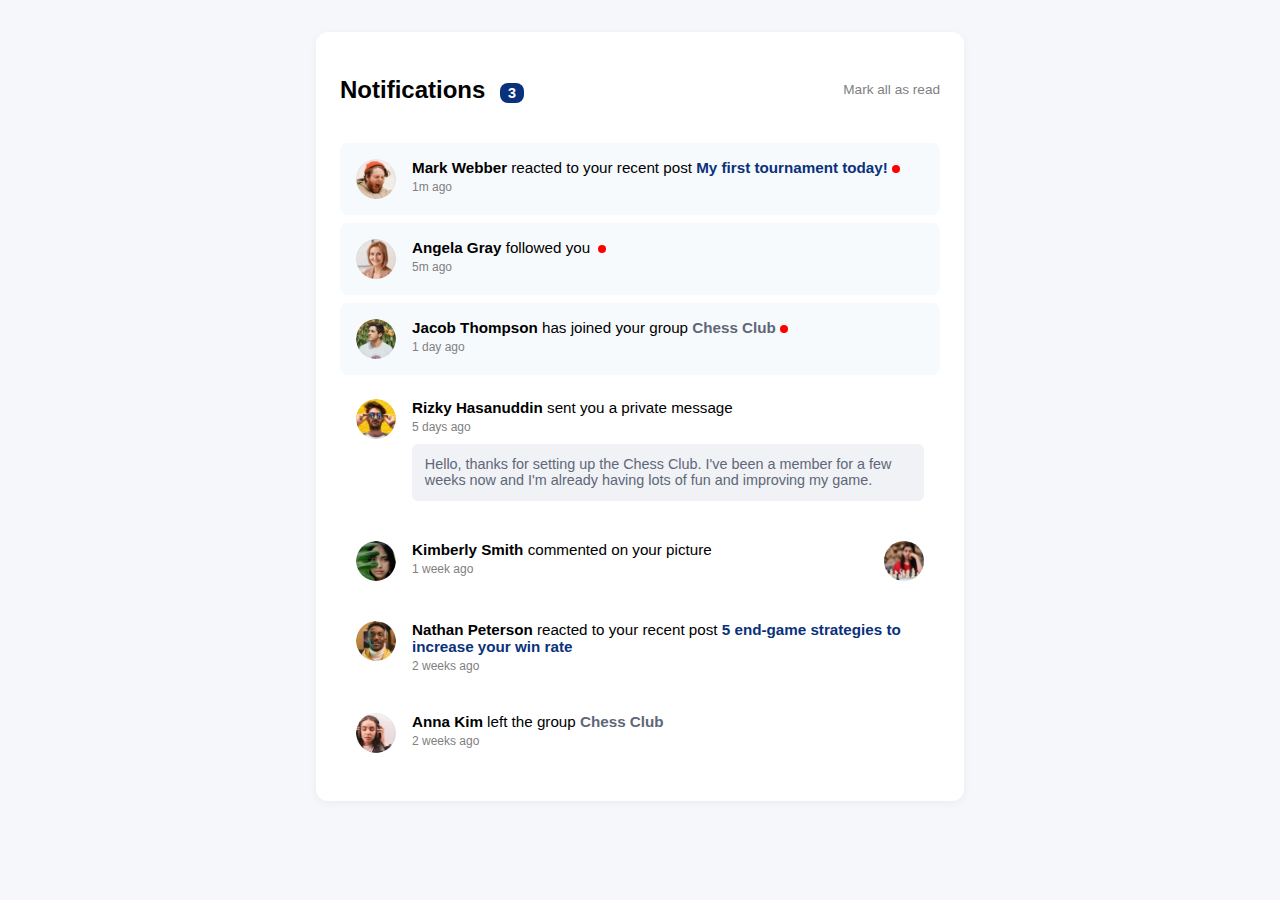
<file: 02-notifications-page-main/index.html>
<!DOCTYPE html>
<html lang="en">
  <head>
    <meta charset="UTF-8" />
    <meta name="viewport" content="width=device-width, initial-scale=1.0" />
    <title>Document</title>
    <link rel="stylesheet" href="style.css" />
  </head>
  <body>
    <div class="notifications-container">
      <div class="header">
        <h2>Notifications <span class="count">3</span></h2>
        <a href="#" class="mark-read">Mark all as read</a>
      </div>

      <ul class="notifications-list">
        <li class="notification unread">
          <img src="avatar-mark-webber.webp" alt="Mark Webber" />
          <div class="content">
            <p>
              <strong>Mark Webber</strong> reacted to your recent post
              <a href="#">My first tournament today!</a
              ><span class="dot"></span>
            </p>
            <span class="time">1m ago</span>
          </div>
        </li>

        <li class="notification unread">
          <img src="avatar-angela-gray.webp" alt="Angela Gray" />
          <div class="content">
            <p>
              <strong>Angela Gray</strong> followed you
              <span class="dot"></span>
            </p>
            <span class="time">5m ago</span>
          </div>
        </li>

        <li class="notification unread">
          <img src="avatar-jacob-thompson.webp" alt="Jacob Thompson" />
          <div class="content">
            <p>
              <strong>Jacob Thompson</strong> has joined your group
              <a href="#" class="group-name">Chess Club</a
              ><span class="dot"></span>
            </p>
            <span class="time">1 day ago</span>
          </div>
        </li>

        <li class="notification">
          <img src="avatar-rizky-hasanuddin.webp" alt="Rizky Hasanuddin" />
          <div class="content">
            <p><strong>Rizky Hasanuddin</strong> sent you a private message</p>
            <span class="time">5 days ago</span>
            <div class="message-preview">
              Hello, thanks for setting up the Chess Club. I've been a member
              for a few weeks now and I'm already having lots of fun and
              improving my game.
            </div>
          </div>
        </li>

        <li class="notification">
          <img src="avatar-kimberly-smith.webp" alt="Kimberly Smith" />
          <div class="content with-thumbnail">
            <p><strong>Kimberly Smith</strong> commented on your picture</p>
            <span class="time">1 week ago</span>
          </div>
          <img src="image-chess.webp" alt="Commented image" class="thumbnail" />
        </li>

        <li class="notification">
          <img src="avatar-nathan-peterson.webp" alt="Nathan Peterson" />
          <div class="content">
            <p>
              <strong>Nathan Peterson</strong> reacted to your recent post
              <a href="#">5 end-game strategies to increase your win rate</a>
            </p>
            <span class="time">2 weeks ago</span>
          </div>
        </li>

        <li class="notification">
          <img src="avatar-anna-kim.webp" alt="Anna Kim" />
          <div class="content">
            <p>
              <strong>Anna Kim</strong> left the group
              <a href="#" class="group-name">Chess Club</a>
            </p>
            <span class="time">2 weeks ago</span>
          </div>
        </li>
      </ul>
    </div>

    <script src="script.js"></script>
  </body>
</html>
</file>
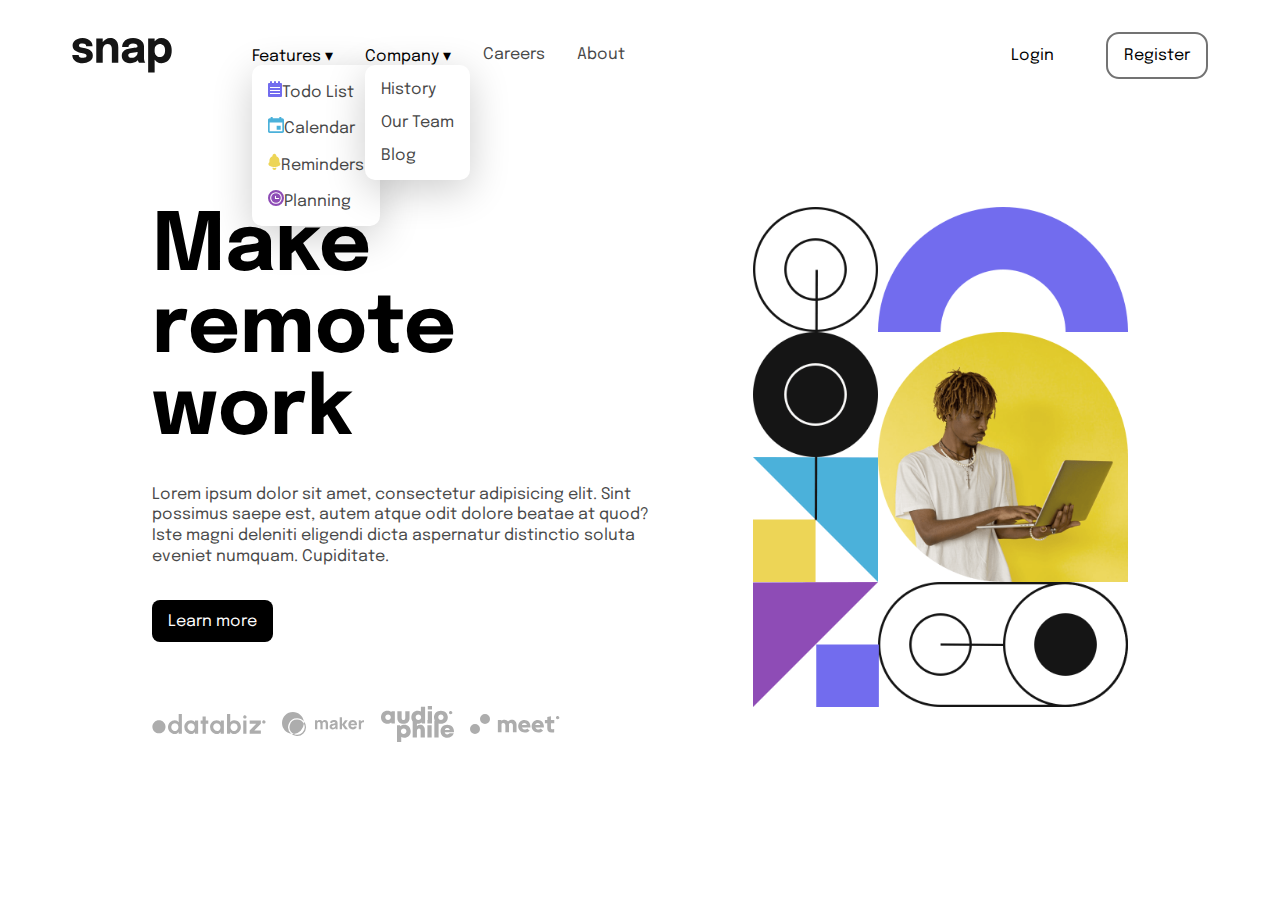
<file: 04-Intro section with dropdown navigation/index.html>
<!DOCTYPE html>
<html lang="en">
  <head>
    <meta charset="UTF-8" />
    <meta name="viewport" content="width=device-width, initial-scale=1.0" />
    <link rel="preconnect" href="https://fonts.googleapis.com" />
    <link rel="preconnect" href="https://fonts.gstatic.com" crossorigin />
    <link
      href="https://fonts.googleapis.com/css2?family=Epilogue:ital,wght@0,100..900;1,100..900&display=swap"
      rel="stylesheet"
    />
    <title>Intro section with dropdown navigation</title>
    <link rel="stylesheet" href="style.css" />
  </head>
  <body>
    <div class="wrapper">
      <div class="container">
        <nav class="navbar">
          <div class="navbar-left">
            <img src="./images/logo.svg" alt="logo" class="logo" />
            <ul class="menu">
              <li class="dropdown">
                <button>Features ▾</button>
                <ul class="dropdown-menu">
                  <li>
                    <img src="./images/icon-todo.svg" alt="" /><a href="#"
                      >Todo List</a
                    >
                  </li>
                  <li>
                    <img src="./images/icon-calendar.svg" alt="" /><a href="#"
                      >Calendar</a
                    >
                  </li>
                  <li>
                    <img src="./images/icon-reminders.svg" alt="" /><a href="#"
                      >Reminders</a
                    >
                  </li>
                  <li>
                    <img src="./images/icon-planning.svg" alt="" /><a href="#"
                      >Planning</a
                    >
                  </li>
                </ul>
              </li>
              <li class="dropdown">
                <button>Company ▾</button>
                <ul class="dropdown-menu">
                  <li>
                    <a href="#">History</a>
                  </li>
                  <li>
                    <a href="#">Our Team</a>
                  </li>
                  <li>
                    <a href="#">Blog</a>
                  </li>
                </ul>
              </li>
              <li><a href="#">Careers</a></li>
              <li><a href="#">About</a></li>
            </ul>
          </div>
          <div class="navbar-right">
            <button class="login-btn">Login</button>
            <button class="register-btn">Register</button>
          </div>
        </nav>
        <section class="hero-section">
          <div class="hero-container">
            <div class="hero-left">
              <div class="hero-text">
                <h1 class="hero-title">
                  Make<br />
                  remote work
                </h1>
                <div class="hero-description">
                  Lorem ipsum dolor sit amet, consectetur adipisicing elit. Sint
                  possimus saepe est, autem atque odit dolore beatae at quod?
                  Iste magni deleniti eligendi dicta aspernatur distinctio
                  soluta eveniet numquam. Cupiditate.
                </div>
                <div class="hero-cta">
                  <button>Learn more</button>
                </div>
              </div>
              <div class="hero-clients">
                <img src="./images/client-databiz.svg" alt="" />
                <img src="./images/client-maker.svg" alt="" />
                <img src="./images/client-audiophile.svg" alt="" />
                <img src="./images/client-meet.svg" alt="" />
              </div>
            </div>
            <div class="hero-right">
              <img
                class="hero-img"
                src="./images/image-hero-desktop.png"
                alt=""
              />
            </div>
          </div>
        </section>
      </div>
    </div>
    <script src="script.js"></script>
  </body>
</html>
</file>
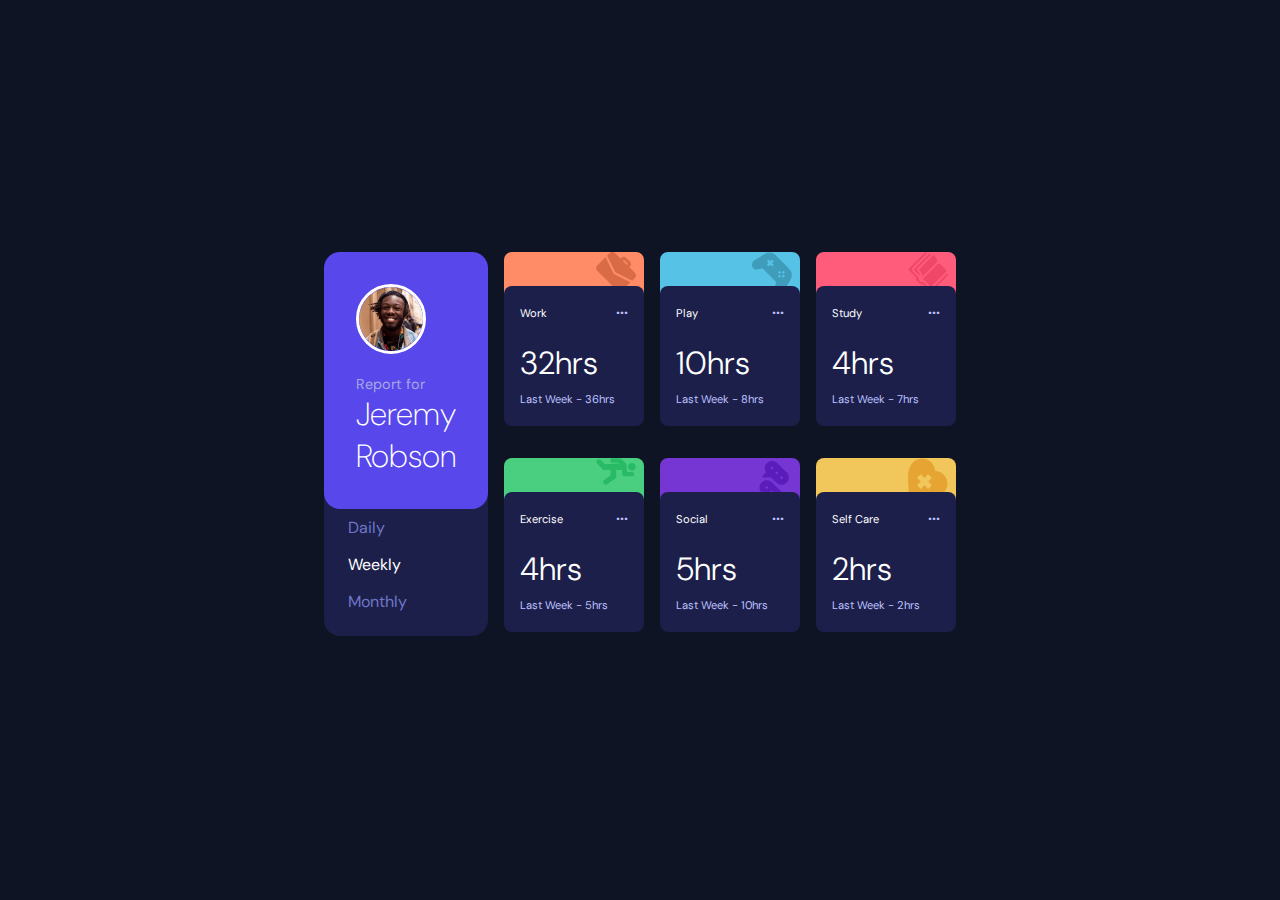
<file: 05-Time tracking dashboard/index.html>
<!DOCTYPE html>
<html lang="en">
  <head>
    <meta charset="UTF-8" />
    <meta name="viewport" content="width=device-width, initial-scale=1.0" />
    <title>Time tracking dashboard</title>
    <link rel="preconnect" href="https://fonts.googleapis.com" />
    <link rel="preconnect" href="https://fonts.gstatic.com" crossorigin />
    <link
      href="https://fonts.googleapis.com/css2?family=DM+Sans:ital,opsz,wght@0,9..40,100..1000;1,9..40,100..1000&display=swap"
      rel="stylesheet"
    />
    <link rel="stylesheet" href="style.css" />
  </head>
  <body>
    <div class="wrapper">
      <div class="profile-card">
        <div class="profile-header">
          <img src="./images/image-jeremy.png" alt="" class="avatar" />
          <p class="report-label">Report for</p>
          <h1 class="name">
            Jeremy<br />
            Robson
          </h1>
        </div>
        <div class="timeframe-selector">
          <button class="timeframe-btn">Daily</button>
          <button class="timeframe-btn active">Weekly</button>
          <button class="timeframe-btn">Monthly</button>
        </div>
      </div>
      <div class="dashboard">
        <div class="activity-card">
          <div class="card-header">
            <img src="./images/icon-work.svg" alt="" class="logo" />
          </div>
          <div class="card-body">
            <div class="activity-title">
              <p class="title">Work</p>
              <button class="icon">···</button>
            </div>
            <p class="current-hours">32hrs</p>
            <p class="previous-hours">Last Week - 36hrs</p>
          </div>
        </div>
        <div class="activity-card">
          <div class="card-header">
            <img src="./images/icon-work.svg" alt="" class="logo" />
          </div>
          <div class="card-body">
            <div class="activity-title">
              <p class="title">Work</p>
              <button class="icon">···</button>
            </div>
            <p class="current-hours">32hrs</p>
            <p class="previous-hours">Last Week - 36hrs</p>
          </div>
        </div>
        <div class="activity-card">
          <div class="card-header">
            <img src="./images/icon-work.svg" alt="" class="logo" />
          </div>
          <div class="card-body">
            <div class="activity-title">
              <p class="title">Work</p>
              <button class="icon">···</button>
            </div>
            <p class="current-hours">32hrs</p>
            <p class="previous-hours">Last Week - 36hrs</p>
          </div>
        </div>
        <div class="activity-card">
          <div class="card-header">
            <img src="./images/icon-work.svg" alt="" class="logo" />
          </div>
          <div class="card-body">
            <div class="activity-title">
              <p class="title">Work</p>
              <button class="icon">···</button>
            </div>
            <p class="current-hours">32hrs</p>
            <p class="previous-hours">Last Week - 36hrs</p>
          </div>
        </div>
        <div class="activity-card">
          <div class="card-header">
            <img src="./images/icon-work.svg" alt="" class="logo" />
          </div>
          <div class="card-body">
            <div class="activity-title">
              <p class="title">Work</p>
              <button class="icon">···</button>
            </div>
            <p class="current-hours">32hrs</p>
            <p class="previous-hours">Last Week - 36hrs</p>
          </div>
        </div>
        <div class="activity-card">
          <div class="card-header">
            <img src="./images/icon-work.svg" alt="" class="logo" />
          </div>
          <div class="card-body">
            <div class="activity-title">
              <p class="title">Work</p>
              <button class="icon">···</button>
            </div>
            <p class="current-hours">32hrs</p>
            <p class="previous-hours">Last Week - 36hrs</p>
          </div>
        </div>
      </div>
    </div>
    <script src="script.js"></script>
  </body>
</html>
</file>
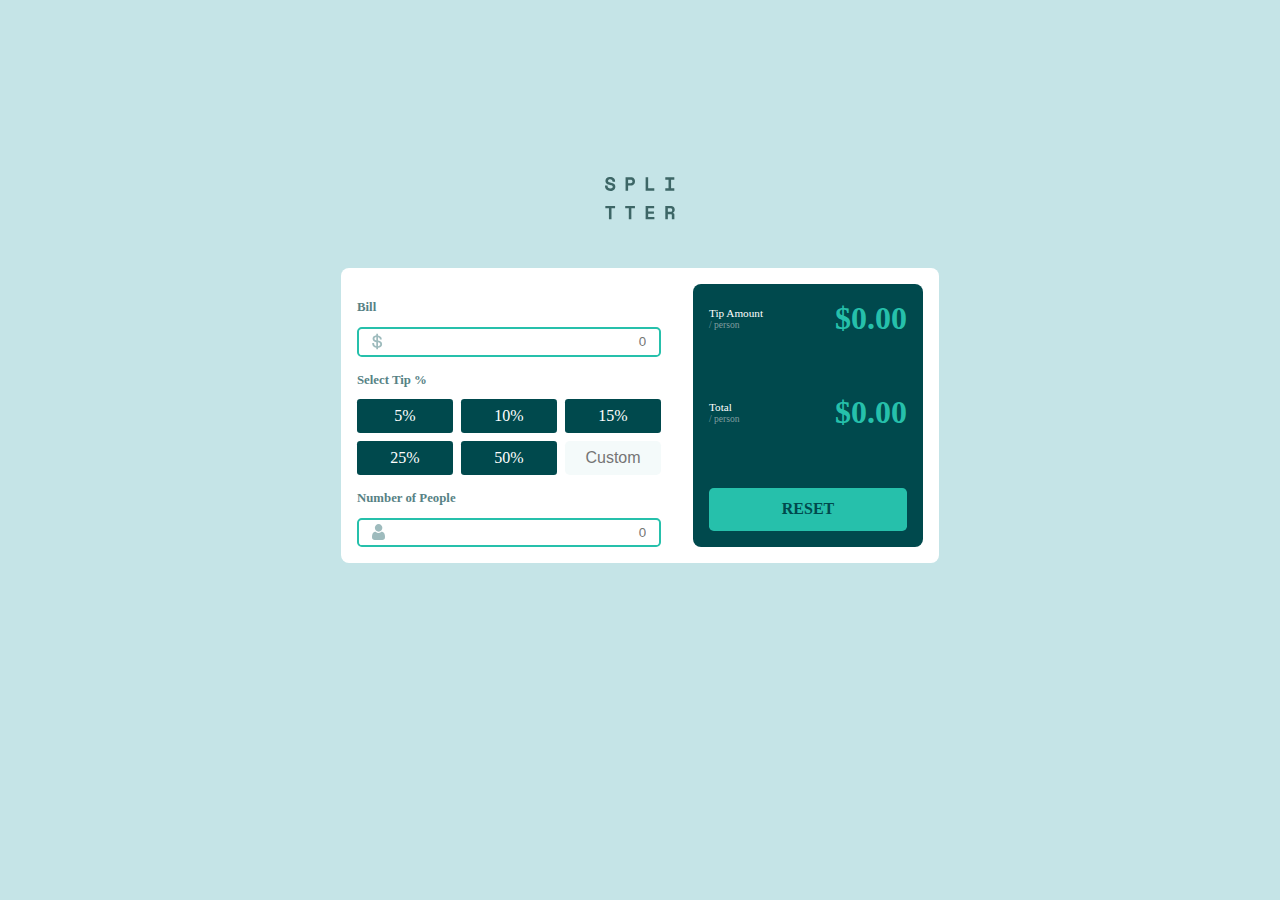
<file: 06-Tip calculator app/index.html>
<!DOCTYPE html>
<html lang="en">
  <head>
    <meta charset="UTF-8" />
    <meta name="viewport" content="width=device-width, initial-scale=1.0" />
    <title>Tip calculator app</title>
    <link rel="stylesheet" href="style.css" />
  </head>
  <body>
    <div class="container">
      <img src="./images/logo.svg" alt="" class="logo" />
      <div class="card">
        <div class="form-section">
          <div class="label-row">
            <label for="bill" class="form-label">Bill</label>
            <p class="error-msg hidden bill-error">Can't be zero</p>
          </div>
          <div class="input-wrapper">
            <img src="./images/icon-dollar.svg" alt="" class="input-icon" />
            <input type="text" id="bill" class="input-field" placeholder="0" />
          </div>
          <p class="form-label">Select Tip %</p>
          <div class="tip-options">
            <button class="tip-btn" type="button">5%</button>
            <button class="tip-btn" type="button">10%</button>
            <button class="tip-btn" type="button">15%</button>
            <button class="tip-btn" type="button">25%</button>
            <button class="tip-btn" type="button">50%</button>
            <input
              type="text"
              class="input-field custom"
              placeholder="Custom"
            />
          </div>

          <div class="label-row">
            <label for="people" class="form-label">Number of People</label>
            <p class="error-msg hidden people-error">Can't be zero</p>
          </div>
          <div class="input-wrapper">
            <img src="./images/icon-person.svg" alt="" class="input-icon" />
            <input
              type="text"
              id="people"
              class="input-field"
              placeholder="0"
            />
          </div>
        </div>

        <div class="result-section">
          <div class="amount-container">
            <div class="amount">
              <p class="result-label">Tip Amount</p>
              <p class="result-per-person">/ person</p>
            </div>
            <p class="result-value tip-value">$0.00</p>
          </div>
          <div class="amount-container">
            <div class="amount">
              <p class="result-label">Total</p>
              <p class="result-per-person">/ person</p>
            </div>
            <p class="result-value total-value">$0.00</p>
          </div>
          <button class="reset">RESET</button>
        </div>
      </div>
    </div>
    <script src="script.js"></script>
  </body>
</html>
</file>
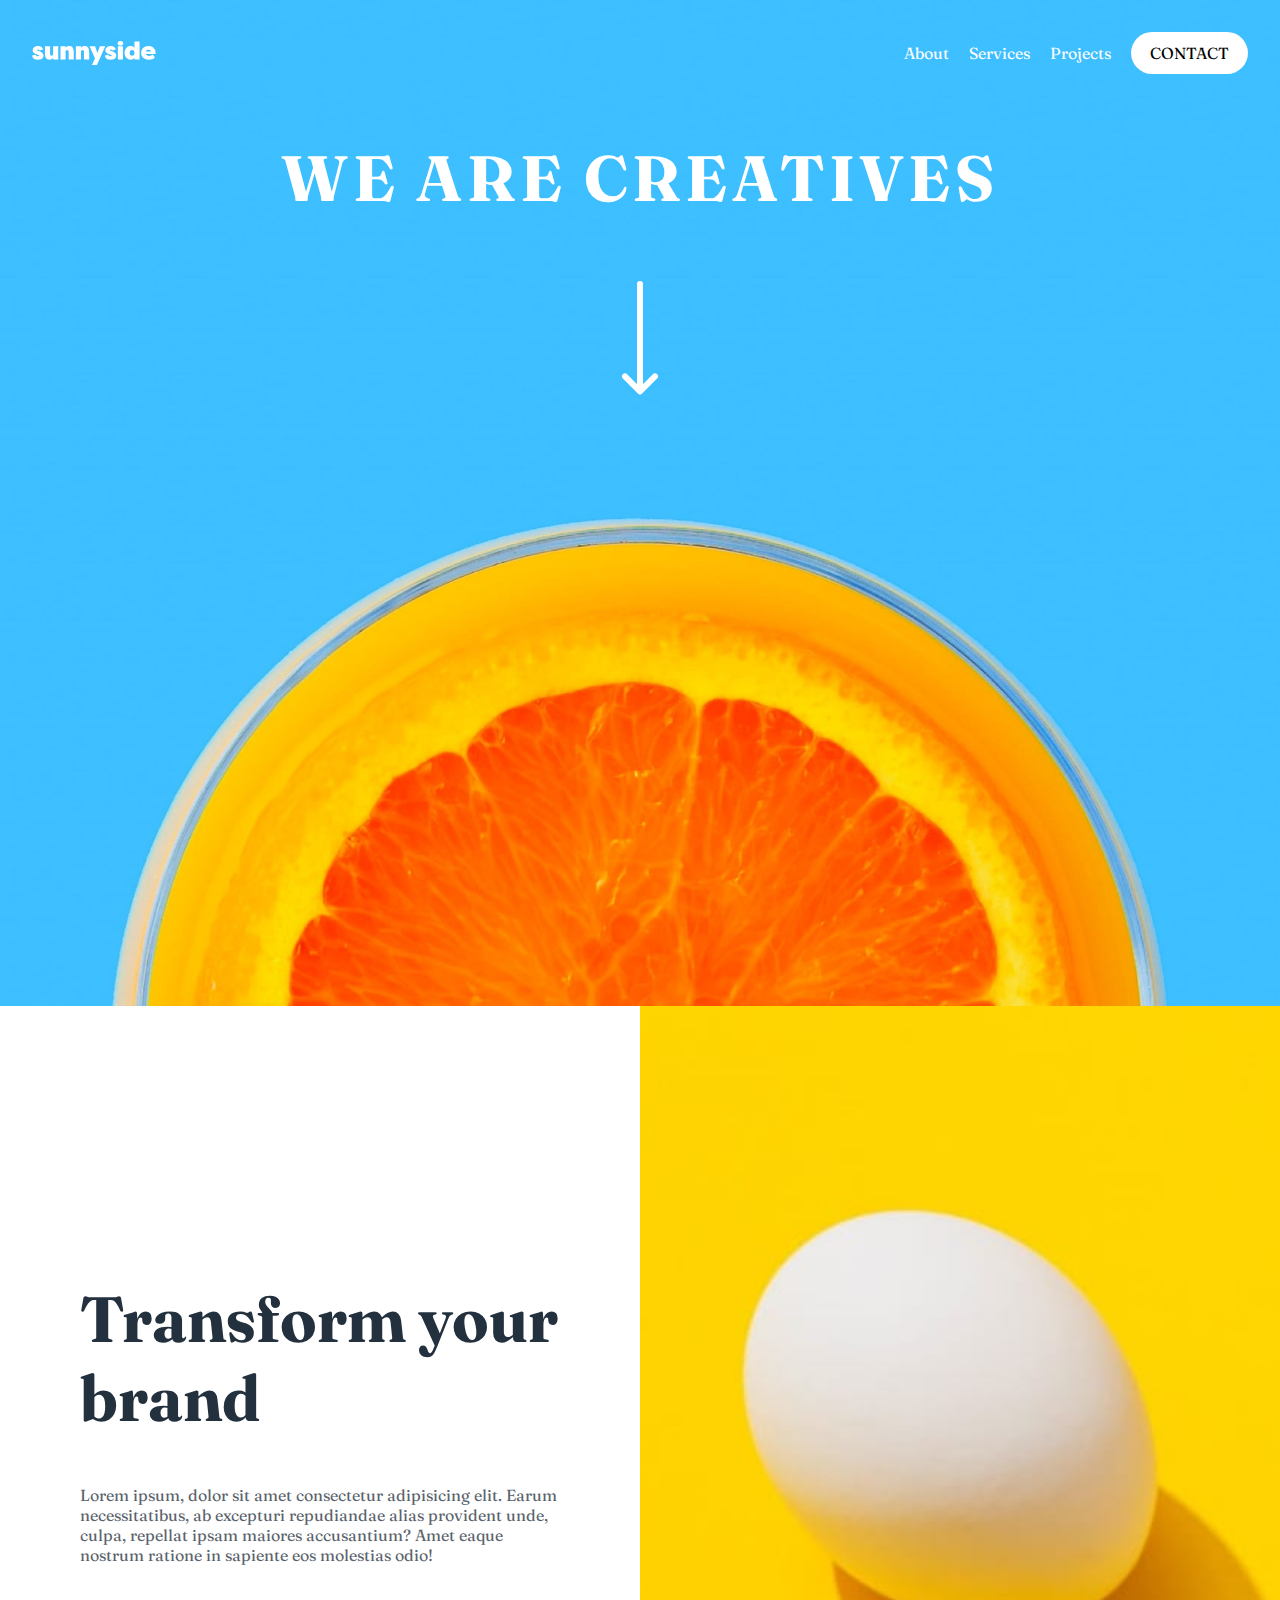
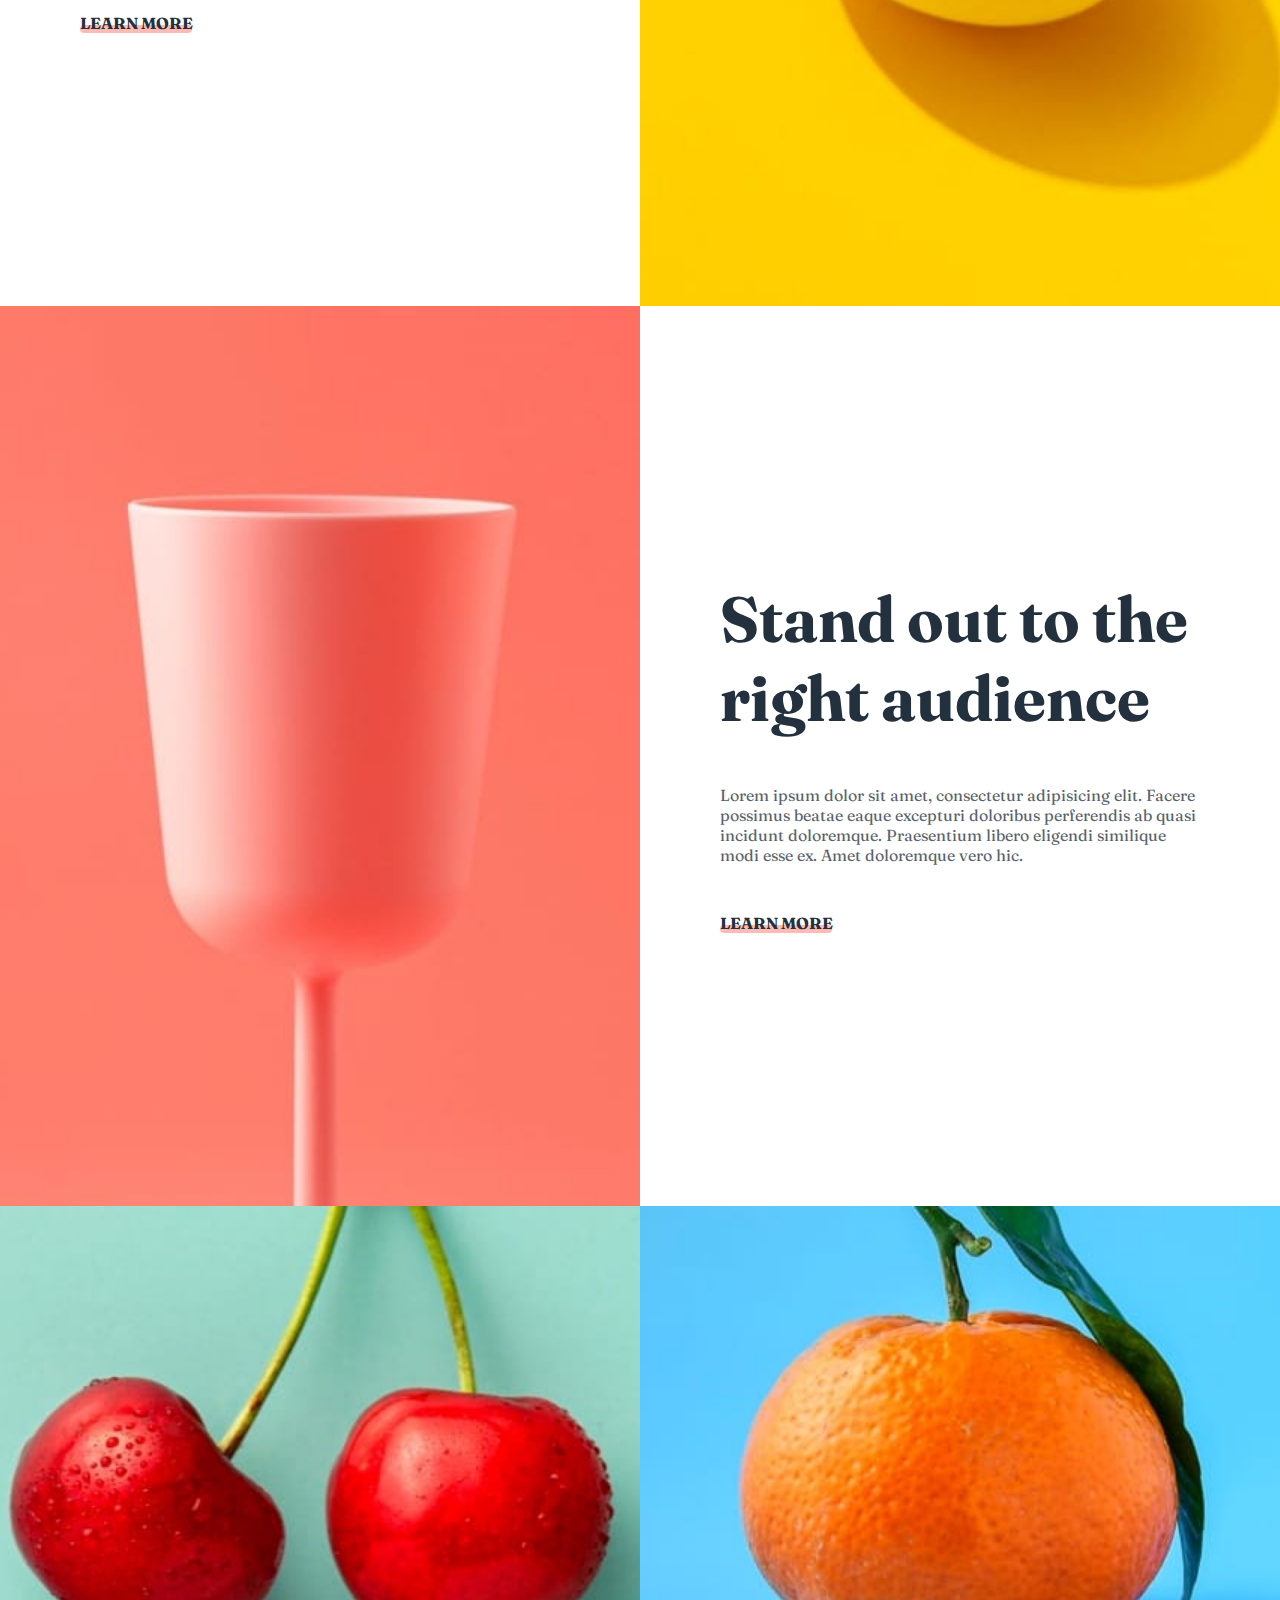
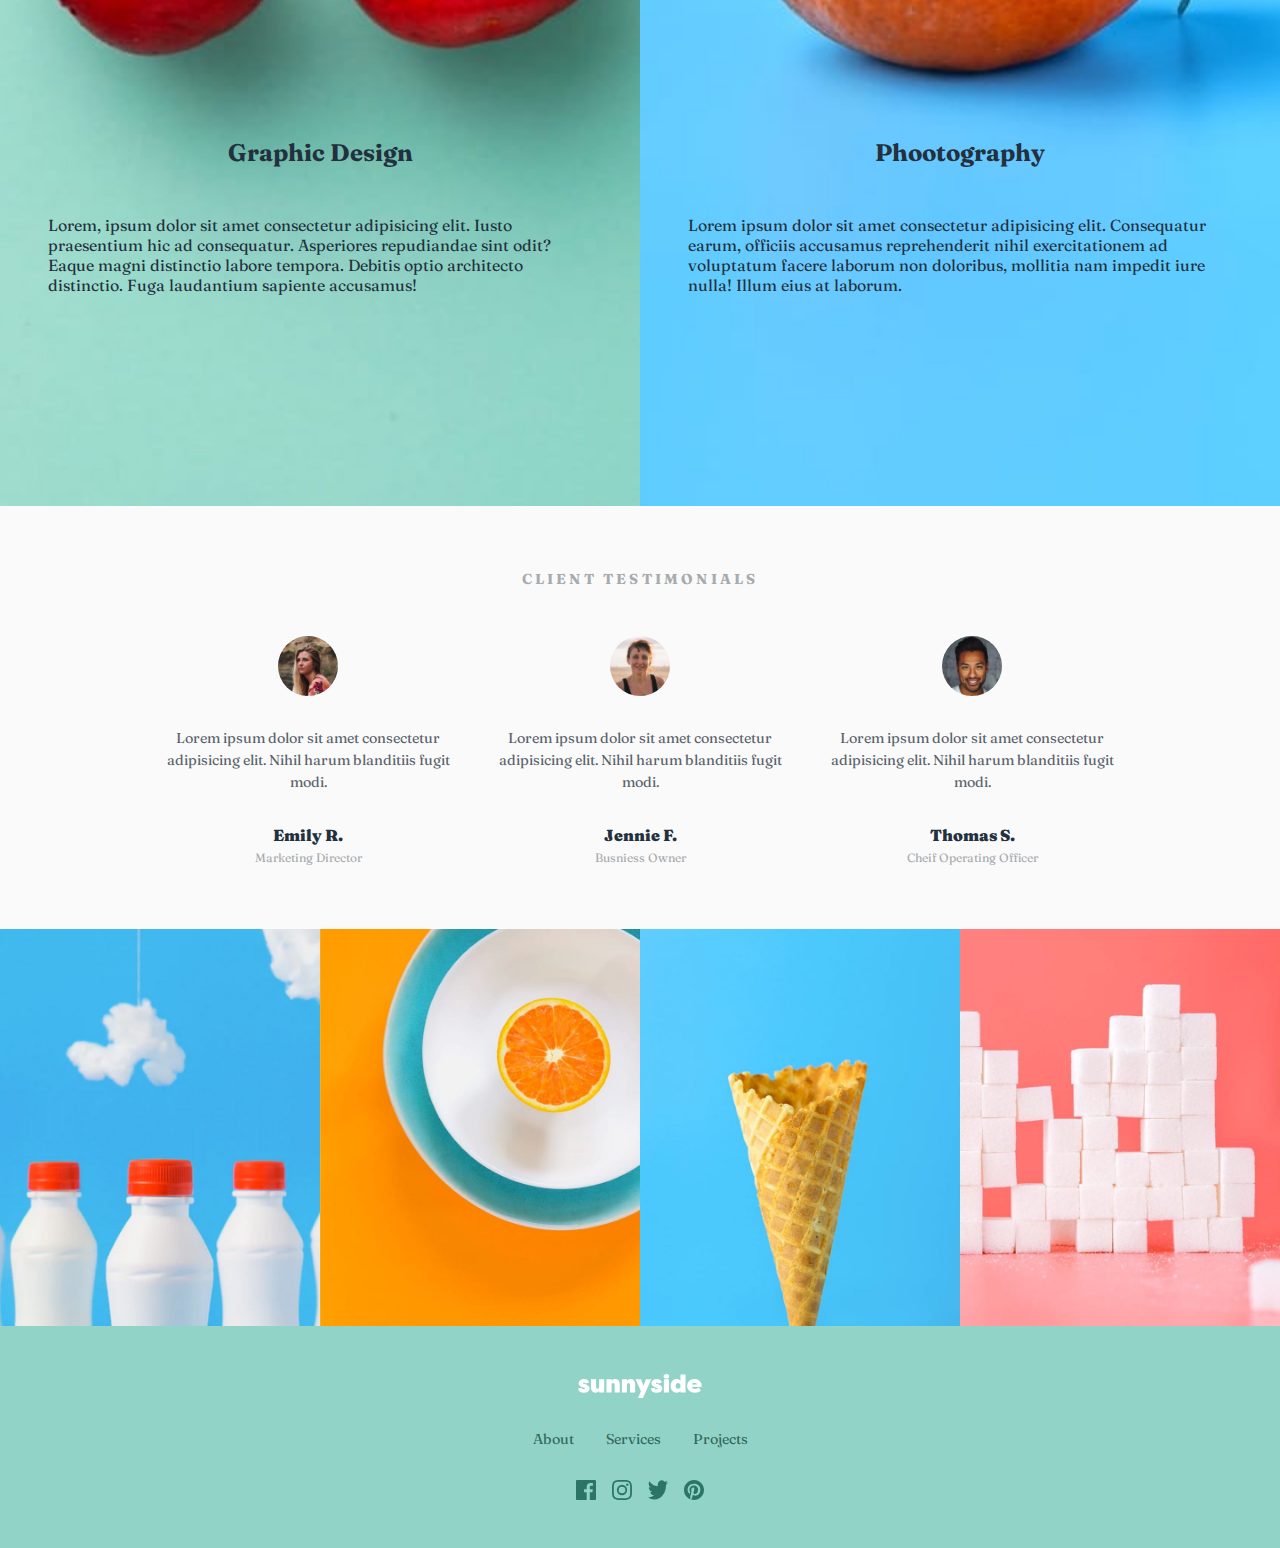
<file: 07-Agency landing page/index.html>
<!DOCTYPE html>
<html lang="en">
  <head>
    <meta charset="UTF-8" />
    <meta name="viewport" content="width=device-width, initial-scale=1.0" />
    <link rel="preconnect" href="https://fonts.googleapis.com" />
    <link rel="preconnect" href="https://fonts.gstatic.com" crossorigin />
    <link
      href="https://fonts.googleapis.com/css2?family=Fraunces:ital,opsz,wght@0,9..144,100..900;1,9..144,100..900&display=swap"
      rel="stylesheet"
    />
    <title>Agency landing page</title>
    <link rel="stylesheet" href="style.css" />
  </head>
  <body>
    <div class="page">
      <div class="wrapper">
        <header class="header">
          <img src="./images/logo.svg" alt="" class="logo" />
          <nav>
            <button class="nav-btn">About</button>
            <button class="nav-btn">Services</button>
            <button class="nav-btn">Projects</button>
            <button class="contact-btn">CONTACT</button>
          </nav>
        </header>
        <header class="mobile-header">
          <img src="./images/logo.svg" alt="logo" class="logo" />

          <img src="./images/icon-hamburger.svg" alt="" class="hamburger" />

          <div class="mobile-menu" id="mobileMenu">
            <div class="triangle"></div>
            <ul>
              <li><a href="#">About</a></li>
              <li><a href="#">Services</a></li>
              <li><a href="#">Projects</a></li>
              <li><button class="mobile-contact-btn">CONTACT</button></li>
            </ul>
          </div>
        </header>

        <section class="hero">
          <h1>WE ARE CREATIVES</h1>
          <img src="./images/icon-arrow-down.svg" alt="" />
        </section>
      </div>

      <section class="features">
        <div class="feature">
          <div class="text-box">
            <h2>Transform your brand</h2>
            <p>
              Lorem ipsum, dolor sit amet consectetur adipisicing elit. Earum
              necessitatibus, ab excepturi repudiandae alias provident unde,
              culpa, repellat ipsam maiores accusantium? Amet eaque nostrum
              ratione in sapiente eos molestias odio!
            </p>
            <button>LEARN MORE</button>
          </div>
        </div>

        <img
          src="./images/desktop/image-transform.jpg"
          alt=""
          class="feature-img"
        />
        <img
          src="./images/desktop/image-stand-out.jpg"
          alt=""
          class="feature-img"
        />
        <div class="feature">
          <div class="text-box">
            <h2>Stand out to the right audience</h2>
            <p>
              Lorem ipsum dolor sit amet, consectetur adipisicing elit. Facere
              possimus beatae eaque excepturi doloribus perferendis ab quasi
              incidunt doloremque. Praesentium libero eligendi similique modi
              esse ex. Amet doloremque vero hic.
            </p>
            <button>LEARN MORE</button>
          </div>
        </div>

        <div class="feature2">
          <div class="text-box2">
            <h2>Graphic Design</h2>
            <p>
              Lorem, ipsum dolor sit amet consectetur adipisicing elit. Iusto
              praesentium hic ad consequatur. Asperiores repudiandae sint odit?
              Eaque magni distinctio labore tempora. Debitis optio architecto
              distinctio. Fuga laudantium sapiente accusamus!
            </p>
          </div>
        </div>
        <div class="feature3">
          <div class="text-box2">
            <h2>Phootography</h2>
            <p>
              Lorem ipsum dolor sit amet consectetur adipisicing elit.
              Consequatur earum, officiis accusamus reprehenderit nihil
              exercitationem ad voluptatum facere laborum non doloribus,
              mollitia nam impedit iure nulla! Illum eius at laborum.
            </p>
          </div>
        </div>
      </section>

      <section class="testimonials">
        <h2>CLIENT TESTIMONIALS</h2>
        <div class="testimonials-box">
          <div class="testimonial-card">
            <img src="./images/image-emily.jpg" alt="" class="avatar" />
            <p class="testimonial-content">
              Lorem ipsum dolor sit amet consectetur adipisicing elit. Nihil
              harum blanditiis fugit modi.
            </p>
            <p class="name">Emily R.</p>
            <p class="job">Marketing Director</p>
          </div>
          <div class="testimonial-card">
            <img src="./images/image-jennie.jpg" alt="" class="avatar" />
            <p class="testimonial-content">
              Lorem ipsum dolor sit amet consectetur adipisicing elit. Nihil
              harum blanditiis fugit modi.
            </p>
            <p class="name">Jennie F.</p>
            <p class="job">Busniess Owner</p>
          </div>
          <div class="testimonial-card">
            <img src="./images/image-thomas.jpg" alt="" class="avatar" />
            <p class="testimonial-content">
              Lorem ipsum dolor sit amet consectetur adipisicing elit. Nihil
              harum blanditiis fugit modi.
            </p>
            <p class="name">Thomas S.</p>
            <p class="role">Cheif Operating Officer</p>
          </div>
        </div>
      </section>

      <section class="gallery">
        <img src="./images/desktop/image-gallery-milkbottles.jpg" alt="" />
        <img src="./images/desktop/image-gallery-orange.jpg" alt="" />
        <img src="./images/desktop/image-gallery-cone.jpg" alt="" />
        <img src="./images/desktop/image-gallery-sugarcubes.jpg" alt="" />
      </section>

      <footer>
        <img src="./images/logo.svg" alt="" class="logo" />
        <div class="nav-footer">
          <p>About</p>
          <p>Services</p>
          <p>Projects</p>
        </div>
        <div class="icons">
          <img src="./images/icon-facebook.svg" alt="" />
          <img src="./images/icon-instagram.svg" alt="" />
          <img src="./images/icon-twitter.svg" alt="" />
          <img src="./images/icon-pinterest.svg" alt="" />
        </div>
      </footer>
    </div>
    <script src="script.js"></script>
  </body>
</html>
</file>
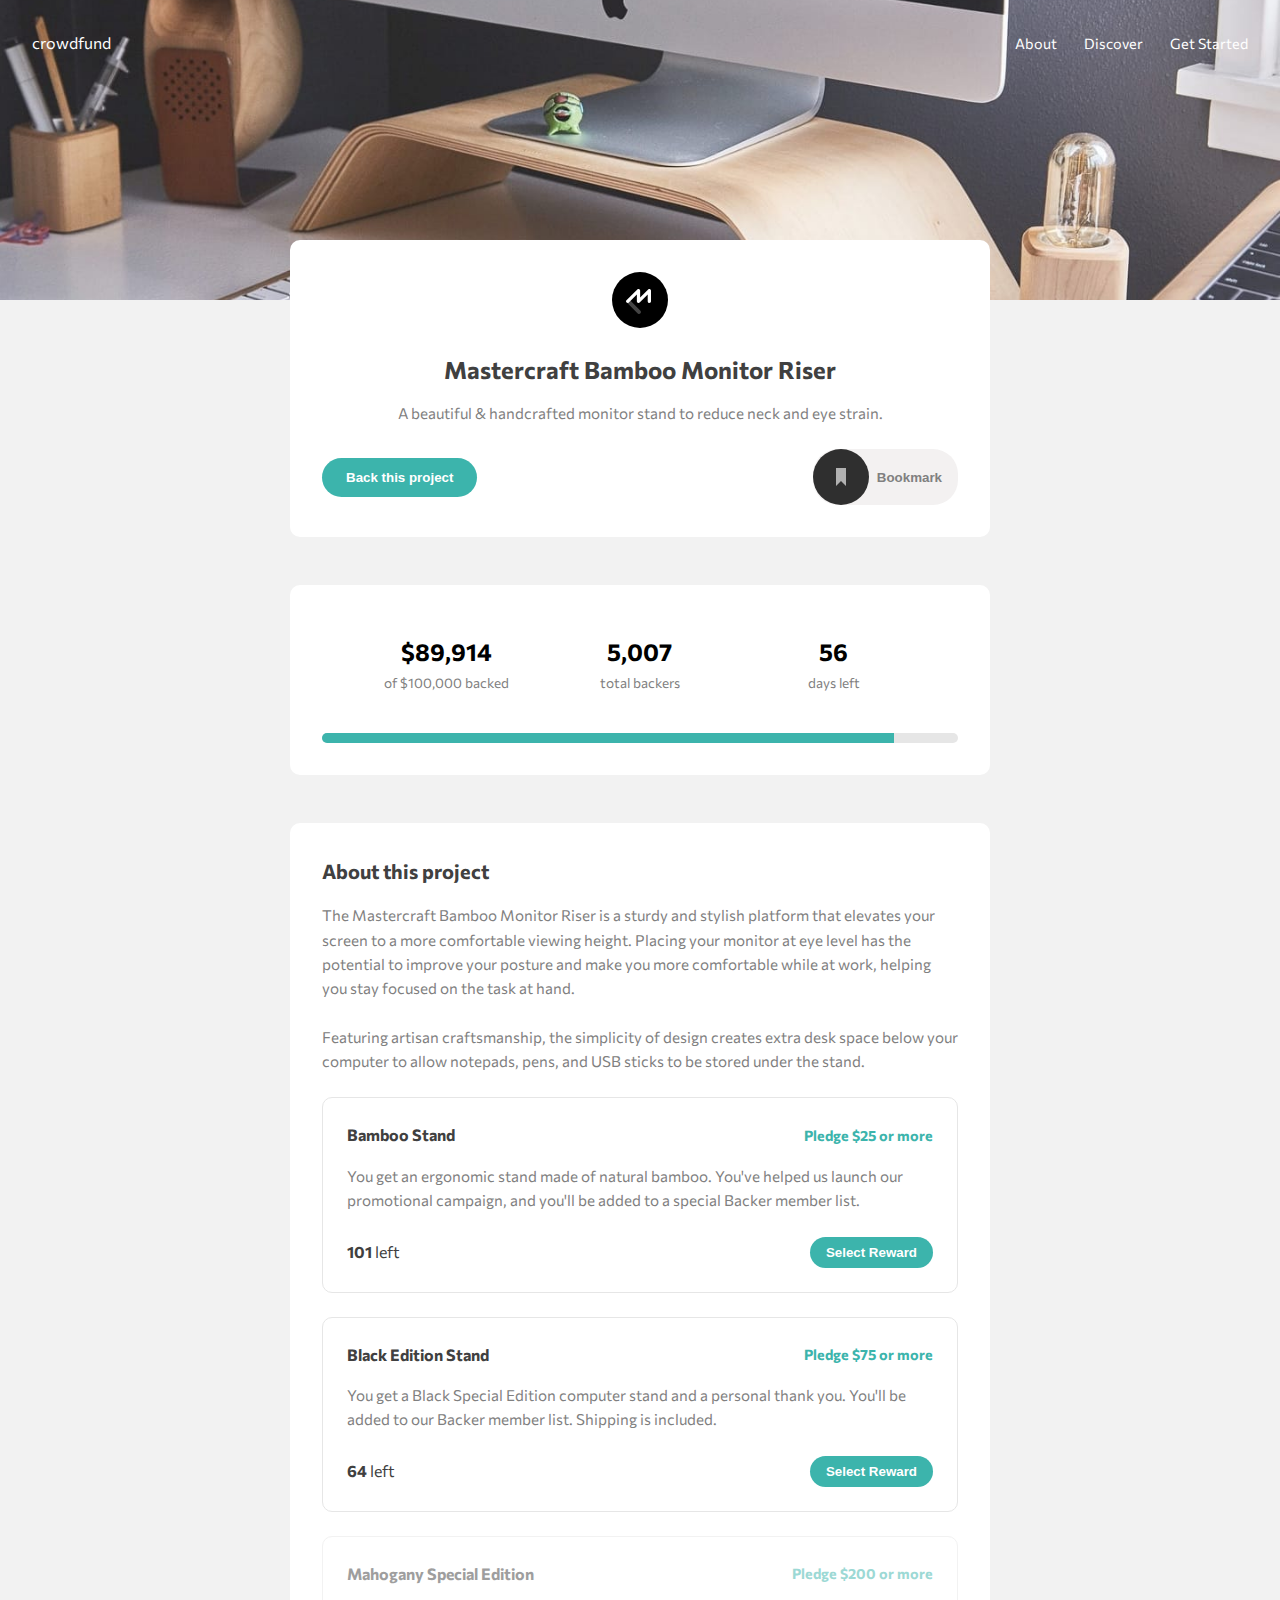
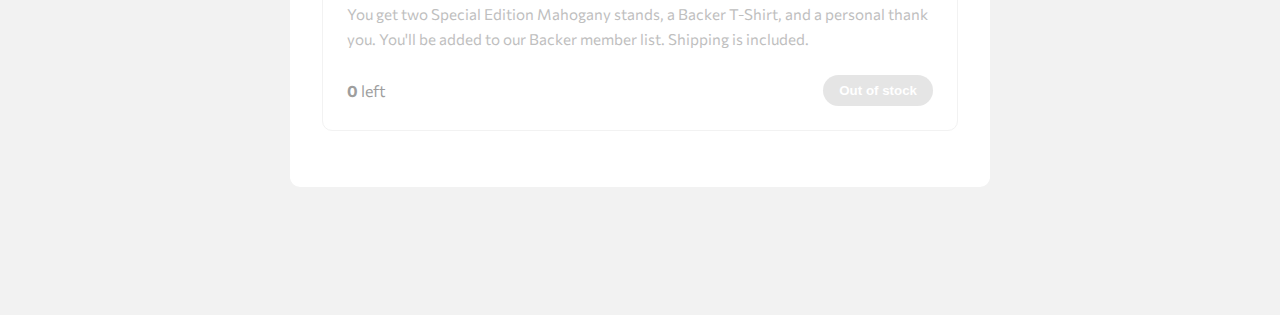
<file: 08-Crowdfunding product page/index.html>
<!DOCTYPE html>
<html lang="en">
  <head>
    <meta charset="UTF-8" />
    <meta name="viewport" content="width=device-width, initial-scale=1.0" />
    <title>Crowdfunding Product Page</title>
    <link rel="stylesheet" href="style.css" />
    <link
      href="https://fonts.googleapis.com/css2?family=Commissioner:wght@400;700&display=swap"
      rel="stylesheet"
    />
  </head>
  <body>
    <header class="header">
      <img
        src="images/image-hero-desktop.jpg"
        alt="Desk setup"
        class="header-image"
      />
      <div class="nav">
        <div class="logo">crowdfund</div>
        <nav>
          <a href="#">About</a>
          <a href="#">Discover</a>
          <a href="#">Get Started</a>
        </nav>
      </div>
    </header>

    <main>
      <div class="main-content">
        <section class="project-card">
          <div class="logo-wrapper">
            <img src="images/logo-mastercraft.svg" alt="Project logo" />
          </div>
          <h1>Mastercraft Bamboo Monitor Riser</h1>
          <p>
            A beautiful & handcrafted monitor stand to reduce neck and eye
            strain.
          </p>
          <div class="button-group">
            <button class="btn-primary js-select" data-pledge="no-reward">
              Back this project
            </button>
            <button class="btn-bookmark">
              <svg xmlns="http://www.w3.org/2000/svg" width="56" height="56">
                <g fill="none" fill-rule="evenodd">
                  <circle
                    class="icon-bg"
                    fill="#2F2F2F"
                    cx="28"
                    cy="28"
                    r="28"
                  />
                  <path
                    class="icon-mark"
                    fill="#B1B1B1"
                    d="M23 19v18l5-5.058L33 37V19z"
                  />
                </g>
              </svg>
              <span>Bookmark</span>
            </button>
          </div>
        </section>

        <section class="stats">
          <div class="stat">
            <h2 class="amount-display">$89,914</h2>
            <p>of $100,000 backed</p>
          </div>
          <div class="stat">
            <h2 class="backer-display">5,007</h2>
            <p>total backers</p>
          </div>
          <div class="stat">
            <h2>56</h2>
            <p>days left</p>
          </div>
          <div class="progress-bar">
            <div class="progress"></div>
          </div>
        </section>

        <section class="about">
          <h2>About this project</h2>
          <p>
            The Mastercraft Bamboo Monitor Riser is a sturdy and stylish
            platform that elevates your screen to a more comfortable viewing
            height. Placing your monitor at eye level has the potential to
            improve your posture and make you more comfortable while at work,
            helping you stay focused on the task at hand.
          </p>
          <p>
            Featuring artisan craftsmanship, the simplicity of design creates
            extra desk space below your computer to allow notepads, pens, and
            USB sticks to be stored under the stand.
          </p>

          <div class="reward">
            <div class="reward-header">
              <h3>Bamboo Stand</h3>
              <span class="pledge">Pledge $25 or more</span>
            </div>
            <p>
              You get an ergonomic stand made of natural bamboo. You've helped
              us launch our promotional campaign, and you'll be added to a
              special Backer member list.
            </p>
            <div class="reward-footer">
              <span class="left-count" data-pledge="bamboo"
                ><strong>101</strong> left</span
              >
              <button class="btn-select js-select" data-pledge="bamboo">
                Select Reward
              </button>
            </div>
          </div>

          <div class="reward">
            <div class="reward-header">
              <h3>Black Edition Stand</h3>
              <span class="pledge">Pledge $75 or more</span>
            </div>
            <p>
              You get a Black Special Edition computer stand and a personal
              thank you. You'll be added to our Backer member list. Shipping is
              included.
            </p>
            <div class="reward-footer">
              <span class="left-count" data-pledge="black"
                ><strong>64</strong> left</span
              >
              <button class="btn-select js-select" data-pledge="black">
                Select Reward
              </button>
            </div>
          </div>

          <div class="reward out-of-stock">
            <div class="reward-header">
              <h3>Mahogany Special Edition</h3>
              <span class="pledge">Pledge $200 or more</span>
            </div>
            <p>
              You get two Special Edition Mahogany stands, a Backer T-Shirt, and
              a personal thank you. You'll be added to our Backer member list.
              Shipping is included.
            </p>
            <div class="reward-footer">
              <span class="left"><strong>0</strong> left</span>
              <button class="btn-out" disabled>Out of stock</button>
            </div>
          </div>
        </section>
      </div>
    </main>
    <div class="modal success-modal hidden" data-pledge="close">
      <div class="modal-content">
        <img src="images/icon-check.svg" alt="Success" class="modal-icon" />
        <h2>Thanks for your support!</h2>
        <p>
          Your pledge brings us one step closer to sharing Mastercraft Bamboo
          Monitor Riser worldwide. You will get an email once our campaign is
          completed.
        </p>
        <button class="btn-confirm" data-pledge="got-it">Got it!</button>
      </div>
    </div>

    <div class="modal pledge-modal hidden">
      <div class="modal-content">
        <button class="modal-close">&times;</button>
        <h2>Back this project</h2>
        <p>
          Want to support us in bringing Mastercraft Bamboo Monitor Riser out in
          the world?
        </p>

        <label class="pledge-option" data-pledge="no-reward">
          <input type="radio" name="pledge" />
          <div class="pledge-box">
            <div class="pledge-header">
              <span class="pledge-title">Pledge with no reward</span>
            </div>
            <p>
              Choose to support us without a reward if you simply believe in our
              project. As a backer, you will be signed up to receive product
              updates via email.
            </p>
            <div class="pledge-input hidden">
              <label>Enter your pledge</label>
              <div>
                <span>$</span><input type="number" value="25" />
                <button class="btn-confirm">Continue</button>
              </div>
            </div>
          </div>
        </label>

        <label class="pledge-option" data-pledge="bamboo">
          <input type="radio" name="pledge" />
          <div class="pledge-box">
            <div class="pledge-header">
              <span class="pledge-title">Bamboo Stand</span>
              <span class="pledge-amount">Pledge $25 or more</span>
              <span class="left-count" data-pledge="bamboo"
                ><strong>101</strong> left</span
              >
            </div>
            <p>
              You get an ergonomic stand made of natural bamboo. You'll be added
              to a special Backer member list.
            </p>
            <div class="pledge-input hidden">
              <label>Enter your pledge</label>
              <div>
                <span>$</span><input type="number" min="25" value="25" />
                <button class="btn-confirm">Continue</button>
              </div>
            </div>
          </div>
        </label>

        <label class="pledge-option" data-pledge="black">
          <input type="radio" name="pledge" />
          <div class="pledge-box">
            <div class="pledge-header">
              <span class="pledge-title">Black Edition Stand</span>
              <span class="pledge-amount">Pledge $75 or more</span>
              <span class="left-count" data-pledge="black"
                ><strong>64</strong> left</span
              >
            </div>
            <p>
              You get a Black Special Edition stand and a personal thank you.
              Shipping is included.
            </p>
            <div class="pledge-input hidden">
              <label>Enter your pledge</label>
              <div>
                <span>$</span><input type="number" min="75" value="75" />
                <button class="btn-confirm">Continue</button>
              </div>
            </div>
          </div>
        </label>

        <label class="pledge-option out-of-stock">
          <input type="radio" name="pledge" disabled />
          <div class="pledge-box">
            <div class="pledge-header">
              <span class="pledge-title">Mahogany Special Edition</span>
              <span class="pledge-amount">Pledge $200 or more</span>
              <span class="pledge-left">0 left</span>
            </div>
            <p>
              You get two Mahogany stands, a T-shirt, and a personal thank you.
              Shipping is included.
            </p>
          </div>
        </label>
      </div>
    </div>
    <script src="script.js"></script>
  </body>
</html>
</file>
<file: 02-notifications-page-main/style.css>
body {
  font-family: 'Segoe UI', sans-serif;
  background-color: #f5f7fa;
  padding: 2rem;
  margin: 0;
}

.notifications-container {
  max-width: 600px;
  margin: 0 auto;
  background-color: white;
  border-radius: 12px;
  padding: 1.5rem;
  box-shadow: 0 2px 8px rgba(0, 0, 0, 0.05);
}

.header {
  display: flex;
  justify-content: space-between;
  align-items: center;
  margin-bottom: 1.2rem;
}

.count {
  background-color: hsl(219, 85%, 26%);
  color: white;
  font-size: 0.9rem;
  padding: 2px 8px;
  border-radius: 8px;
  margin-left: 0.5rem;
}

.mark-read {
  font-size: 0.85rem;
  color: gray;
  text-decoration: none;
}

.mark-read:hover {
  text-decoration: underline;
}

.notifications-list {
  list-style: none;
  padding: 0;
  margin: 0;
}

.notification {
  display: flex;
  gap: 1rem;
  padding: 1rem;
  border-radius: 8px;
  margin-bottom: 0.5rem;
  transition: background-color 0.2s ease;
}

.notification:hover {
  background-color: hsl(210, 60%, 98%);
}

.notification.unread {
  background-color: hsl(210, 60%, 98%);
}

.notification img {
  width: 40px;
  height: 40px;
  border-radius: 50%;
  flex-shrink: 0;
}

.notification .content {
  flex: 1;
  font-size: 0.95rem;
}

.notification .content p {
  margin: 0;
}

.notification a {
  font-weight: bold;
  color: hsl(219, 85%, 26%);
  text-decoration: none;
}

.notification a:hover {
  text-decoration: underline;
}

.notification .group-name {
  color: hsl(219, 12%, 42%);
}

.notification .dot {
  display: inline-block;
  width: 8px;
  height: 8px;
  background-color: red;
  border-radius: 50%;
  margin-left: 4px;
}

.notification .time {
  display: block;
  font-size: 0.75rem;
  color: gray;
  margin-top: 0.25rem;
}

.message-preview {
  background-color: #f0f2f5;
  padding: 0.8rem;
  border-radius: 6px;
  font-size: 0.9rem;
  color: hsl(219, 12%, 42%);
  margin-top: 0.6rem;
}

.with-thumbnail {
  flex: 1;
}

.thumbnail {
  width: 40px;
  height: 40px;
  border-radius: 6px;
  object-fit: cover;
}

/* Responsive adjustments */
@media (max-width: 480px) {
  .notification {
    flex-direction: column;
    align-items: flex-start;
  }

  .thumbnail {
    margin-top: 0.5rem;
  }

  .header {
    flex-direction: column;
    align-items: flex-start;
    gap: 0.5rem;
  }
}
</file>
<file: 04-Intro section with dropdown navigation/style.css>
* {
  margin: 0;
  padding: 0;
  box-sizing: border-box;
  font-family: 'Epilogue', sans-serif;
}

button {
  all: unset;
  cursor: pointer;
}

li {
  list-style: none;
}

a {
  text-decoration: none;
  color: rgb(72, 72, 72);
}

.dropdown-menu a:hover {
  text-decoration: underline;
}

.wrapper {
  max-width: 1200px;
  margin: 0 auto;
  padding: 2rem;
  height: 100vh;
}

.dropdown {
  position: relative;
}

.dropdown-menu {
  background-color: rgb(255, 255, 255);
  padding: 1rem;
  border-radius: 10px;
  display: flex;
  flex-direction: column;
  gap: 1rem;
  box-shadow: 0px 10px 40px 0px rgba(0, 0, 0, 0.2);
  position: absolute;
  width: max-content;
}

.dropdown-menu-1 li a {
  padding: 1rem;
}

.dropdown-menu-1 {
  left: -80px;
  top: 30px;
}

.dropdown-menu-2 {
  top: 30px;
}

.logo {
  width: 100px;
  height: 35px;
}

.navbar {
  display: flex;
  justify-content: space-between;
}

.menu {
  display: flex;
  gap: 2rem;
}

.menu li {
  position: relative;
}

.navbar-left {
  display: flex;
  gap: 5rem;
  justify-content: center;
  align-items: center;
}

.register-btn {
  border-radius: 13px;
  margin-left: 3rem;
  padding: 0.8rem 1rem;
  background-color: white;
  border: 2px solid rgb(115, 115, 115);
}

.hero-section {
  padding-top: 3rem;
}

.hero-container {
  display: flex;
  justify-content: space-between;
  align-items: stretch;
  gap: 5rem;
  padding: 5rem;
}

.hero-left {
  display: flex;
  flex-direction: column;
  justify-content: space-between;
}

.hero-title {
  font-size: 5rem;
  margin-bottom: 2rem;
}

.hero-cta {
  margin: 2rem 0 4rem 0;
  background-color: black;
  display: inline-block;
  border-radius: 8px;
  padding: 0.8rem 1rem;
  color: white;
  transition: 0.1s;
}

.hero-cta:hover {
  background-color: white;
  color: black;
  border: 1px solid black;
}

.hero-description {
  color: rgb(73, 73, 73);
  line-height: 1.3rem;
}

.hero-clients {
  display: flex;
  gap: 1rem;
  align-items: center;
}

.hero-img {
  max-height: 500px;
  height: auto;
  object-fit: contain;
}

.hidden {
  display: none;
}
.mobile-img {
  display: none;
}

@media (max-width: 768px) {
  .hero-container {
    flex-direction: column-reverse;
    align-items: center;
    padding: 1rem;
    gap: 3rem;
  }
  .desktop-img {
    display: none;
  }

  .mobile-img {
    display: block;
    width: 100%;
    height: auto;
    object-fit: contain;
  }
}
</file>
<file: 05-Time tracking dashboard/style.css>
* {
  padding: 0;
  margin: 0;
  box-sizing: border-box;
  font-family: 'dm sans', sans-serif;
}
button {
  all: unset;
}
body {
  background-color: hsl(226, 43%, 10%);
  height: 100vh;
  display: flex;
  align-items: center;
  justify-content: center;
}
.wrapper {
  display: flex;
}

h1 {
  color: white;
  font-weight: 200;
}
.report-label {
  color: hsl(235, 57%, 77%);
  font-size: 0.9rem;
  margin-top: 1rem;
}
.profile-card {
  margin-right: 1rem;
}
.profile-header {
  background-color: hsl(246, 80%, 60%);
  border-radius: 1rem;
  padding: 2rem;
  position: relative;
  z-index: 2;
}

.timeframe-selector {
  display: flex;
  flex-direction: column;
  background-color: hsl(235, 46%, 20%);
  padding: 1rem;
  margin-top: -1rem;
  border-radius: 0 0 1rem 1rem;
}

.avatar {
  width: 70px;
  border-radius: 50%;
  border: 3px solid white;
}

.timeframe-btn {
  color: hsl(235, 45%, 61%);
  cursor: pointer;
  margin: 0.5rem;
  transition: color 0.1s;
}
.timeframe-btn:hover {
  color: white;
}

.active {
  color: white;
}

.activity-card {
  overflow: hidden;
  display: flex;
  flex-direction: column;
  min-width: 140px;
}

.card-header {
  background-color: hsl(15, 100%, 70%);
  border-radius: 0.5rem 0.5rem 0 0;
  z-index: 1;
  text-align: right;
  height: 50px;
}

.card-body {
  background-color: hsl(235, 46%, 20%);
  border-radius: 0.5rem;
  z-index: 2;
  position: relative;
  padding: 1rem;
  transition: all 0.1s;
  transform: translateY(-1rem);
  height: 140px;
}

.card-body:hover {
  background-color: hsl(237, 37%, 31%);
  cursor: pointer;
}

.logo {
  width: 40px;
  margin-right: 0.5rem;
  overflow: hidden;
}

.icon {
  font-weight: bolder;
  color: hsl(236, 100%, 87%);
  cursor: pointer;
}

.activity-title {
  display: flex;
  align-items: center;
  justify-content: space-between;
  padding-bottom: 1.2rem;
}

.title {
  color: white;
  font-size: 0.7rem;
}

.current-hours {
  font-size: 2rem;
  color: white;
  font-weight: 300;
  padding-bottom: 0.5rem;
}

.previous-hours {
  color: hsl(236, 100%, 87%);
  font-size: 0.7rem;
}

.dashboard {
  display: grid;
  grid-template-columns: repeat(3, 1fr);
  gap: 1rem;
}

.bg-work {
  background-color: hsl(15, 100%, 70%);
}

.bg-play {
  background-color: hsl(195, 74%, 62%);
}

.bg-study {
  background-color: hsl(348, 100%, 68%);
}

.bg-exercise {
  background-color: hsl(145, 58%, 55%);
}

.bg-social {
  background-color: hsl(264, 64%, 52%);
}

.bg-self-care {
  background-color: hsl(43, 84%, 65%);
}
</file>
<file: 06-Tip calculator app/style.css>
* {
  padding: 0;
  margin: 0;
  box-sizing: border-box;
}

body {
  background-color: hsl(185, 41%, 84%);
  display: flex;
  align-items: center;
  justify-content: center;
  min-height: 100vh;
}
button {
  all: unset;
}

.container {
  display: flex;
  flex-direction: column;
  align-items: center;
  justify-content: center;
}

.logo {
  width: 70px;
  margin-top: -10rem;
  margin-bottom: 3rem;
}

.card {
  background-color: white;
  display: flex;
  border-radius: 0.5rem;
}

.form-section {
  background-color: white;
  margin: 1rem;
}

.result-section {
  background-color: hsl(183, 100%, 15%);
  margin: 1rem;
  border-radius: 0.5rem;
}

.form-label {
  color: hsl(183, 21%, 43%);
  font-size: 0.8rem;
  font-weight: bold;
  margin: 1rem 0 0.7rem 0;
}

.input-wrapper {
  display: flex;
  border: 2px solid hsl(172, 67%, 45%);
  border-radius: 0.3rem;
  align-items: center;
  padding: 0.3rem 0.8rem;
}

.input-wrapper:hover {
  background-color: hsl(189, 41%, 97%);
  cursor: pointer;
}

.input-field {
  border: none;
  outline: none;
  background: transparent;
  text-align: right;
  color: hsl(183, 100%, 15%);
  flex: 1;
  cursor: pointer;
}

.tip-options {
  display: grid;
  grid-template-columns: repeat(3, 6rem);
  gap: 0.5rem;
}

.tip-btn {
  background-color: hsl(183, 100%, 15%);
  color: white;
  border-radius: 0.2rem;
  text-align: center;
  padding: 0.5rem 0;
  border: none;
  cursor: pointer;
  transition: background-color 0.2s;
}
.tip-btn:hover,
.tip-btn:focus {
  background-color: hsl(174, 70%, 83%);
  color: hsl(183, 100%, 15%);
  outline: none;
}
.tip-options input[type='text'] {
  background-color: hsl(189, 41%, 97%);
  border-radius: 0.3rem;
  border: none;
  text-align: center;
  padding: 0.5rem;
  font-size: 1rem;
  color: hsl(183, 100%, 15%);
  cursor: pointer;
}

.label-row {
  display: flex;
  justify-content: space-between;
  align-items: center;
}

.error-msg {
  color: hsl(13, 70%, 61%);
  font-size: 0.8rem;
}

.hidden {
  display: none;
}

.input-wrapper.error {
  border: 2px solid hsl(13, 70%, 61%);
}

.result-section {
  background-color: hsl(183, 100%, 15%);
  border-radius: 0.5rem;
  padding: 1rem;
  min-width: 230px;
  display: flex;
  flex-direction: column;
  justify-content: space-between;
}

.amount-container {
  display: flex;
  justify-content: space-between;
  align-items: center;
  margin-bottom: 1.5rem;
}

.amount {
  display: flex;
  flex-direction: column;
}

.result-label {
  color: white;
  font-size: 0.7rem;
}

.result-per-person {
  color: hsl(184, 14%, 56%);
  font-size: 0.6rem;
}

.result-value {
  color: hsl(172, 67%, 45%);
  font-size: 2rem;
  font-weight: bold;
}

.reset {
  background-color: hsl(172, 67%, 45%);
  color: hsl(183, 100%, 15%);
  text-align: center;
  font-weight: bold;
  font-size: 1rem;
  border: none;
  border-radius: 0.3rem;
  padding: 0.8rem;
  cursor: pointer;
  transition: background-color 0.3s ease;
}

.reset:hover {
  background-color: hsl(174, 70%, 83%);
}

@media (max-width: 768px) {
  .logo {
    margin-top: 2rem;
    margin-bottom: 2rem;
  }
  .card {
    display: flex;
    flex-direction: column;
  }
  .tip-options {
    display: grid;
    grid-template-columns: repeat(2, 7rem);
    gap: 0.5rem;
  }
}
</file>
<file: 07-Agency landing page/style.css>
* {
  padding: 0;
  margin: 0;
  box-sizing: border-box;
  font-family: 'Fraunces', sans-serif;
}

.wrapper {
  background-image: url('./images/desktop/image-header.jpg');
  background-size: cover;
  background-position: center;
  background-repeat: no-repeat;
}

header {
  padding: 2rem;
  display: flex;
  justify-content: space-between;
  align-items: center;
}

header button {
  all: unset;
  color: white;
  margin-left: 1rem;
  transition: all 0.1s;
}

.nav-btn:hover {
  cursor: pointer;
  color: rgb(213, 236, 254);
}

.contact-btn {
  background-color: white;
  color: black;
  border-radius: 2rem;
  padding: 0.7rem 1.2rem;
}

.contact-btn:hover {
  background-color: rgb(138, 206, 255);
  color: white;
  cursor: pointer;
}

.hero {
  height: 100vh;
  display: flex;
  flex-direction: column;
  align-items: center;
}

.hero h1 {
  color: white;
  margin-top: 2rem;
  font-size: 4rem;
  letter-spacing: 0.3rem;
}

.hero img {
  margin-top: 4rem;
}

.features {
  min-height: 100vh;
  width: auto;
  display: grid;
  grid-template-columns: repeat(2, minmax(300px, 1fr));
  grid-auto-rows: 100vh;
}
.feature {
  display: flex;
  flex-direction: column;
  align-items: center;
  justify-content: center;
  padding: 5rem;
}

.text-box {
  display: flex;
  flex-direction: column;
  gap: 3rem;
}

.text-box h2 {
  font-size: 4rem;
  color: hsl(212, 27%, 19%);
}

.text-box p {
  color: hsl(213, 9%, 39%);
}

.text-box button {
  all: unset;
  font-weight: bolder;
  color: hsl(212, 27%, 19%);
  position: relative;
  width: fit-content;
  cursor: pointer;
}

.text-box button::after {
  content: '';
  position: absolute;
  bottom: 0;
  left: 0;
  height: 8px;
  width: 7rem;
  background-color: hsl(7, 99%, 70%);
  opacity: 0.5;
  transform: scale(1);
  transform-origin: left;
  transition: opacity 0.3s ease, transform 0.3s ease;
  z-index: -1;
  border-radius: 10px;
}

.text-box button:hover::after {
  opacity: 1;
  transform: scale(1.1);
  cursor: pointer;
}

.features img {
  object-fit: cover;
  width: 100%;
  height: 100%;
}

.feature2,
.feature3 {
  display: flex;
  flex-direction: column;
  align-items: center;
  justify-content: center;
  background-size: cover;
  background-position: center;
  background-repeat: no-repeat;
}

.feature2 {
  background-image: url('./images/desktop/image-graphic-design.jpg');
}

.feature3 {
  background-image: url('./images/desktop/image-photography.jpg');
}

.text-box2 {
  display: flex;
  flex-direction: column;
  align-items: center;
  justify-content: center;
  margin-top: 20rem;
  gap: 3rem;
  color: hsl(212, 27%, 19%);
  padding: 3rem;
}
.testimonials {
  background-color: hsl(0, 0%, 98%);
  text-align: center;
  padding: 4rem 2rem;
}

.testimonials h2 {
  color: hsl(210, 4%, 67%);
  font-size: 0.9rem;
  letter-spacing: 0.2rem;
  margin-bottom: 3rem;
}

.testimonials-box {
  display: flex;
  flex-wrap: wrap;
  justify-content: center;
  gap: 2rem;
}

.testimonial-card {
  max-width: 300px;
  display: flex;
  flex-direction: column;
  align-items: center;
  text-align: center;
}

.avatar {
  width: 60px;
  height: 60px;
  border-radius: 50%;
  margin-bottom: 2rem;
}

.testimonial-content {
  color: hsl(213, 9%, 39%);
  font-size: 0.9rem;
  margin-bottom: 2rem;
  line-height: 1.5;
}

.name {
  font-weight: 900;
  color: hsl(212, 27%, 19%);
  margin-bottom: 0.3rem;
}

.job,
.role {
  font-size: 0.75rem;
  color: hsl(210, 4%, 67%);
}

.gallery {
  display: grid;
  grid-template-columns: repeat(4, 1fr);
}

.gallery img {
  width: 100%;
  height: 100%;
  object-fit: cover;
}

footer {
  background-color: hsl(168, 44%, 70%);
  text-align: center;
  padding: 3rem 2rem;
  display: flex;
  flex-direction: column;
  align-items: center;
  gap: 2rem;
}

.nav-footer {
  display: flex;
  gap: 2rem;
  color: hsl(168, 34%, 30%);
  font-size: 0.9rem;
  cursor: pointer;
}

.nav-footer p:hover {
  color: white;
}

.icons {
  display: flex;
  gap: 1rem;
}

.icons img {
  width: 20px;
  height: 20px;
  cursor: pointer;
  transition: opacity 0.2s ease;
}

.icons img:hover {
  opacity: 0.7;
}

.mobile-header {
  display: none;
}

.mobile-menu {
  position: absolute;
  top: 100px;
  right: 1rem;
  background: white;
  padding: 2rem 2rem 3rem;
  flex-direction: column;
  align-items: center;
  text-align: center;
  z-index: 999;
  width: calc(100% - 3rem);
  margin-right: 1rem;
  min-width: 255px;
  display: none;
}

.mobile-menu ul {
  list-style: none;
  display: flex;
  flex-direction: column;
  gap: 2rem;
}

.mobile-menu a {
  text-decoration: none;
  color: hsl(210, 4%, 40%);
  font-weight: bold;
  font-size: 1.1rem;
}

.mobile-contact-btn {
  background-color: hsl(51, 100%, 49%);
  font-weight: bold;
  font-size: 1.1rem;
  color: hsl(212, 27%, 19%);
  padding: 0.8rem 2.5rem;
  border-radius: 30px;
  cursor: pointer;
}

.triangle {
  position: absolute;
  top: -19px;
  right: 0;
  width: 0;
  height: 0;
  border-left: 20px solid transparent;
  border-bottom: 20px solid white;
}

.show {
  display: flex;
}

.hamburger {
  cursor: pointer;
}
@media (max-width: 768px) {
  .header {
    display: none;
  }

  .mobile-header {
    display: flex;
  }

  .hero h1 {
    font-size: 3rem;
    text-align: center;
    margin-top: 0;
  }

  .hero img {
    margin-top: 2rem;
  }

  .features {
    grid-template-columns: 1fr;
    grid-auto-rows: auto;
  }

  .feature {
    padding: 2rem;
  }

  .features > :nth-child(1) {
    grid-row: 2;
  }

  .features > :nth-child(2) {
    grid-row: 1;
  }

  .text-box h2 {
    font-size: 2rem;
  }

  .text-box {
    align-items: flex-start;
  }

  .gallery {
    display: grid;
    grid-template-columns: repeat(2, 1fr);
  }
}
</file>
<file: 08-Crowdfunding product page/style.css>
* {
  margin: 0;
  padding: 0;
  box-sizing: border-box;
}

body {
  font-family: 'Commissioner', sans-serif;
  background-color: hsl(0, 0%, 95%);
  color: hsl(0, 0%, 25%);
  line-height: 1.6;
}

.header {
  position: relative;
  height: 300px;
  background-color: hsl(0, 0%, 10%);
}

.header-image {
  width: 100%;
  height: 100%;
  object-fit: cover;
}

.nav {
  position: absolute;
  top: 30px;
  left: 0;
  width: 100%;
  display: flex;
  justify-content: space-between;
  padding: 0 2rem;
  color: white;
  align-items: center;
}

.nav a {
  color: white;
  text-decoration: none;
  margin-left: 1.5rem;
  font-size: 0.9rem;
}

.main-content {
  position: absolute;
  top: 240px;
  left: 50%;
  transform: translateX(-50%);
  z-index: 10;
  width: 100%;
  display: flex;
  flex-direction: column;
  gap: 3rem;
}

.project-card {
  background: white;
  width: 90%;
  max-width: 700px;
  margin: 0 auto;
  border-radius: 10px;
  padding: 2rem;

  text-align: center;
}

.logo-wrapper {
  margin-bottom: 1rem;
}

h1 {
  font-size: 1.5rem;
  margin-bottom: 0.75rem;
}

p {
  font-size: 0.95rem;
  color: hsl(0, 0%, 50%);
}

.button-group {
  display: flex;
  justify-content: space-between;
  align-items: center;
  margin-top: 1.5rem;
}

.btn-primary {
  background-color: hsl(176, 50%, 47%);
  color: white;
  border: none;
  padding: 0.75rem 1.5rem;
  border-radius: 25px;
  font-weight: 700;
  cursor: pointer;
  transition: background-color 0.2s ease;
}

.btn-bookmark {
  background: none;
  border: none;
  display: flex;
  align-items: center;
  cursor: pointer;
  color: hsl(0, 0%, 50%);
  background-color: hsl(0, 8%, 95%);
  border-radius: 25px;
  padding: 0 1rem 0 0;
  font-weight: 700;
  transition: background-color 0.2s ease;
}

.btn-bookmark svg {
  margin-right: 0.5rem;
}

.btn-bookmark:hover {
  background-color: hsl(0, 0%, 90%);
}

.btn-bookmark.active {
  background: hsl(176, 50%, 92%);
  color: hsl(176, 50%, 47%);
}

.btn-bookmark.active .icon-bg {
  fill: hsl(176, 50%, 47%);
}
.btn-bookmark.active .icon-mark {
  fill: hsl(0, 0%, 100%);
}

.btn-primary:hover,
.btn-select:hover {
  background-color: hsl(176, 72%, 28%);
}
.stats {
  background: white;
  max-width: 700px;
  width: 90%;
  margin: 0 auto;
  border-radius: 10px;
  padding: 2rem;
  text-align: center;
}

.stats .stat {
  display: inline-block;
  width: 30%;
  margin: 1rem 0;
}

.stats h2 {
  font-size: 1.5rem;
  color: black;
}

.stats p {
  font-size: 0.85rem;
  color: hsl(0, 0%, 50%);
}

.progress-bar {
  background: hsl(0, 0%, 90%);
  height: 10px;
  border-radius: 10px;
  overflow: hidden;
  margin-top: 1.5rem;
}

.progress {
  height: 100%;
  background: hsl(176, 50%, 47%);
}

.about {
  max-width: 700px;
  margin: 0 auto 8rem auto;
  background: white;
  border-radius: 10px;
  padding: 2rem;
}

.about h2 {
  font-size: 1.25rem;
  margin-bottom: 1rem;
}

.about p {
  font-size: 0.95rem;
  margin-bottom: 1.5rem;
}

.reward {
  border: 1px solid hsl(0, 0%, 90%);
  border-radius: 10px;
  padding: 1.5rem;
  margin-bottom: 1.5rem;
}

.reward-header {
  display: flex;
  justify-content: space-between;
  align-items: center;
  margin-bottom: 1rem;
}

.reward h3 {
  font-size: 1rem;
}

.pledge {
  color: hsl(176, 50%, 47%);
  font-weight: 700;
  font-size: 0.9rem;
}

.reward-footer {
  display: flex;
  justify-content: space-between;
  align-items: center;
  margin-top: 1.5rem;
}

.btn-select,
.btn-out {
  padding: 0.5rem 1rem;
  border-radius: 25px;
  border: none;
  font-weight: 700;
  cursor: pointer;
}

.btn-select {
  background-color: hsl(176, 50%, 47%);
  color: white;
  transition: background-color 0.2s ease;
}

.btn-out {
  background-color: hsl(0, 0%, 80%);
  color: hsl(0, 0%, 100%);
  cursor: not-allowed;
}

.out-of-stock {
  opacity: 0.6;
}

.success-modal {
  position: fixed;
  top: 0;
  left: 0;
  width: 100%;
  height: 100%;
  background: rgba(0, 0, 0, 0.5);
  display: flex;
  justify-content: center;
  align-items: center;
  z-index: 1000;
}

.modal-content {
  background: white;
  padding: 2rem;
  border-radius: 10px;
  width: 90%;
  max-width: 500px;
  text-align: center;
  box-shadow: 0 15px 25px rgba(0, 0, 0, 0.1);
}

.modal-icon {
  margin-bottom: 1.5rem;
}

.modal-content h2 {
  font-size: 1.25rem;
  margin-bottom: 1rem;
  color: hsl(0, 0%, 15%);
}

.modal-content p {
  font-size: 0.95rem;
  color: hsl(0, 0%, 50%);
  margin-bottom: 2rem;
}

.btn-confirm {
  background-color: hsl(176, 50%, 47%);
  color: white;
  border: none;
  padding: 0.75rem 2rem;
  border-radius: 25px;
  font-weight: 700;
  cursor: pointer;
  transition: background-color 0.2s ease;
}

.btn-confirm:hover {
  background-color: hsl(176, 72%, 28%);
}
.pledge-modal {
  position: fixed;
  top: 0;
  left: 0;
  width: 100%;
  height: 100%;
  background: rgba(0, 0, 0, 0.5);
  display: flex;
  justify-content: center;
  align-items: center;
  z-index: 1000;
}
.modal-content {
  background: white;
  padding: 2rem;
  border-radius: 10px;
  width: 90%;
  max-width: 600px;
  max-height: 90vh;
  overflow-y: auto;
  position: relative;
}
.modal-close {
  position: absolute;
  top: 1rem;
  right: 1rem;
  background: none;
  border: none;
  font-size: 1.5rem;
  cursor: pointer;
}
.pledge-modal {
  position: fixed;
  top: 0;
  left: 0;
  width: 100%;
  height: 100%;
  background: rgba(0, 0, 0, 0.5);
  display: flex;
  justify-content: center;
  align-items: center;
  z-index: 1000;
}

.modal-content {
  background: white;
  padding: 2rem;
  border-radius: 10px;
  width: 90%;
  max-width: 600px;
  max-height: 90vh;
  overflow-y: auto;
  position: relative;
}

.modal-close {
  position: absolute;
  top: 1rem;
  right: 1rem;
  background: none;
  border: none;
  font-size: 1.5rem;
  cursor: pointer;
}

.pledge-option {
  border: 1px solid hsl(0, 0%, 80%);
  border-radius: 10px;
  padding: 1.5rem;
  margin-top: 1.5rem;
  transition: border 0.2s ease;
}

.pledge-option:hover {
  border-color: hsl(176, 50%, 47%);
}

.pledge-option.active {
  border-color: hsl(176, 50%, 47%);
}

.pledge-inner {
  display: flex;
  align-items: flex-start;
  gap: 1.5rem;
}

.pledge-option input[type='radio'] {
  margin-top: 0.4rem;
  flex-shrink: 0;
}

.pledge-box {
  flex: 1;
}

.pledge-header {
  display: flex;
  flex-wrap: wrap;
  justify-content: space-between;
  align-items: center;
  gap: 0.5rem;
  font-weight: 700;
  margin-bottom: 0.75rem;
}

.pledge-title {
  color: hsl(0, 0%, 20%);
  transition: color 0.2s ease;
}

.pledge-title:hover {
  color: hsl(176, 50%, 47%);
  cursor: pointer;
}

.pledge-amount {
  color: hsl(176, 50%, 47%);
}

.pledge-left {
  color: hsl(0, 0%, 50%);
  font-weight: normal;
}

.pledge-input {
  border-top: 1px solid hsl(0, 0%, 90%);
  padding-top: 1rem;
  margin-top: 1rem;
  display: flex;
  flex-direction: column;
  gap: 0.5rem;
}

.pledge-input div {
  display: flex;
  gap: 0.5rem;
  align-items: center;
  justify-content: flex-end;
}

.pledge-input input {
  width: 80px;
  padding: 0.5rem;
  border: 1px solid hsl(0, 0%, 80%);
  border-radius: 25px;
  text-align: center;
}

.btn-confirm {
  background: hsl(176, 50%, 47%);
  color: white;
  border: none;
  padding: 0.5rem 1.5rem;
  border-radius: 25px;
  font-weight: 700;
  cursor: pointer;
  transition: background-color 0.2s ease;
}

.btn-confirm:hover {
  background: hsl(176, 72%, 28%);
}

.out-of-stock {
  opacity: 0.5;
  pointer-events: none;
}
.pledge-modal {
  position: fixed;
  top: 0;
  left: 0;
  width: 100%;
  height: 100%;
  background: rgba(0, 0, 0, 0.5);
  display: flex;
  justify-content: center;
  align-items: center;
  z-index: 1000;
}

.modal-content {
  background: white;
  padding: 2rem;
  border-radius: 10px;
  width: 90%;
  max-width: 600px;
  max-height: 90vh;
  overflow-y: auto;
  position: relative;
}

.modal-close {
  position: absolute;
  top: 1rem;
  right: 1rem;
  background: none;
  border: none;
  font-size: 1.5rem;
  cursor: pointer;
}

.pledge-option {
  border: 1px solid hsl(0, 0%, 80%);
  border-radius: 10px;
  padding: 1.5rem;
  margin-top: 1.5rem;
  display: flex;
  align-items: flex-start;
  gap: 1rem;
  transition: border 0.2s ease;
}

.pledge-option:hover {
  border-color: hsl(176, 50%, 47%);
}

.pledge-option input[type='radio'] {
  margin-top: 0.2rem;
  flex-shrink: 0;
}

.pledge-box {
  flex: 1;
}

.pledge-header {
  display: flex;
  flex-wrap: wrap;
  justify-content: space-between;
  align-items: center;
  gap: 0.5rem;
  font-weight: 700;
  margin-bottom: 0.75rem;
}

.pledge-title {
  color: hsl(0, 0%, 20%);
}

.pledge-amount {
  color: hsl(176, 50%, 47%);
}

.pledge-left {
  color: hsl(0, 0%, 50%);
  font-weight: normal;
}

.pledge-input {
  border-top: 1px solid hsl(0, 0%, 90%);
  padding-top: 1rem;
  margin-top: 1rem;
  display: flex;
  flex-direction: column;
  gap: 0.5rem;
}

.pledge-input div {
  display: flex;
  gap: 0.5rem;
  align-items: center;
  justify-content: flex-end;
}

.pledge-input input {
  width: 80px;
  padding: 0.5rem;
  border: 1px solid hsl(0, 0%, 80%);
  border-radius: 25px;
  text-align: center;
}

.btn-confirm {
  background: hsl(176, 50%, 47%);
  color: white;
  border: none;
  padding: 0.5rem 1.5rem;
  border-radius: 25px;
  font-weight: 700;
  cursor: pointer;
  transition: background-color 0.2s ease;
}

.btn-confirm:hover {
  background: hsl(176, 72%, 28%);
}

.out-of-stock {
  opacity: 0.5;
  pointer-events: none;
}

.hidden {
  display: none;
}
</file>
